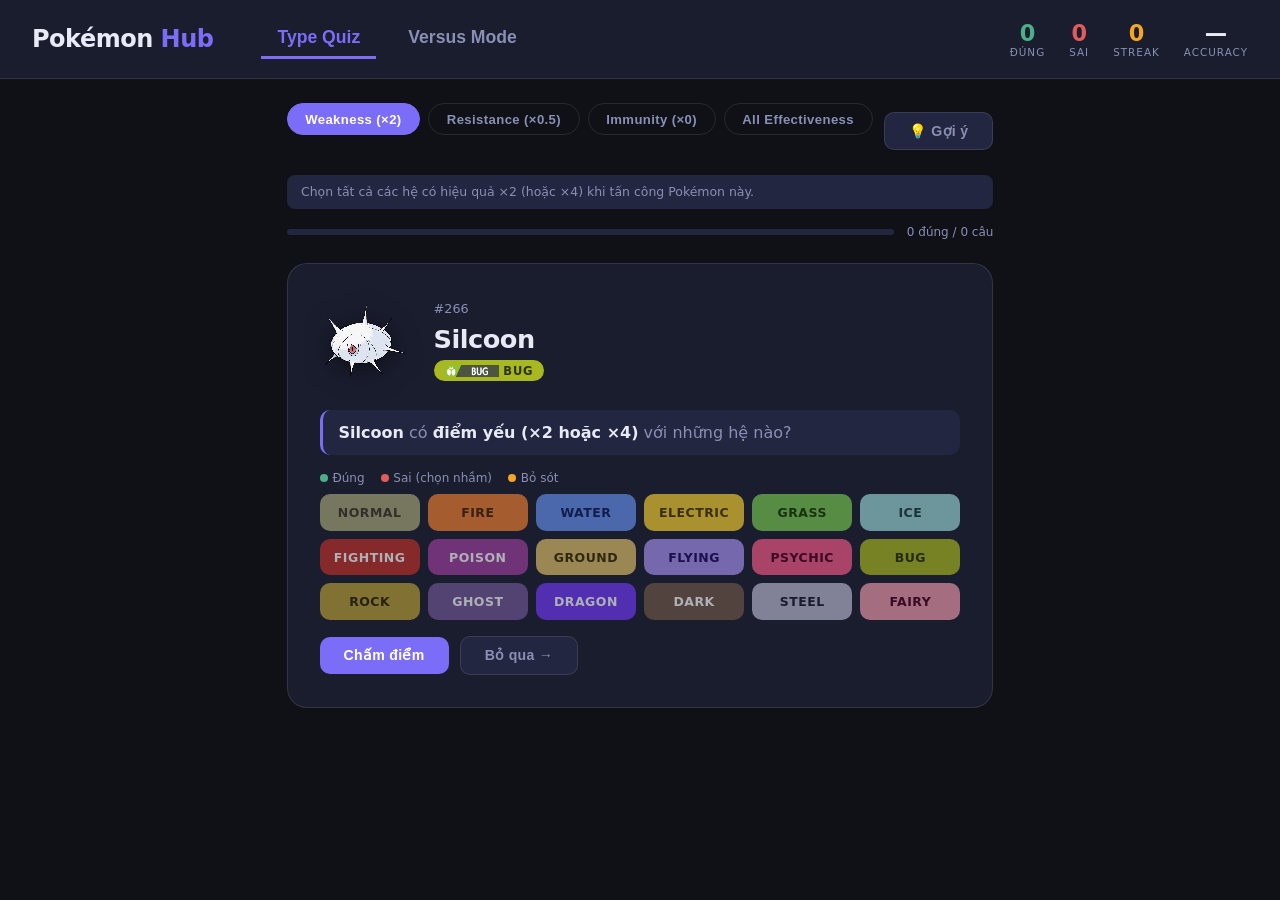
<file: index.html>
<!DOCTYPE html>
<html lang="vi">
<head>
    <meta charset="UTF-8">
    <meta name="viewport" content="width=device-width, initial-scale=1.0">
    <title>Pokémon Hub</title>
    <link rel="stylesheet" href="css/style.css?v=2">
</head>
<body>
    <header>
        <div class="logo">Pokémon <span>Hub</span></div>
        <div class="tabs" style="display:flex; gap:1rem; margin-left:2rem;">
            <button class="tab-btn active" data-tab="quiz">Type Quiz</button>
            <button class="tab-btn" data-tab="versus">Versus Mode</button>
        </div>
        <div class="score-bar" id="score-bar">
            <div class="score-item"><div class="val" id="s-correct" style="color:var(--correct)">0</div><div class="lbl">Đúng</div></div>
            <div class="score-item"><div class="val" id="s-wrong" style="color:var(--wrong)">0</div><div class="lbl">Sai</div></div>
            <div class="score-item"><div class="val" id="s-streak" style="color:#f5a623">0</div><div class="lbl">Streak</div></div>
            <div class="score-item"><div class="val" id="s-acc">—</div><div class="lbl">Accuracy</div></div>
        </div>
    </header>

    <div id="tab-quiz" class="tab-content" style="display:block;">
        <main>
            <div style="margin-bottom:1rem; display:flex; gap:0.7rem; align-items:center; flex-wrap:wrap;">
                <div class="modes" id="modes">
                    <button class="mode-btn active" data-mode="weakness">Weakness (×2)</button>
                    <button class="mode-btn" data-mode="resistance">Resistance (×0.5)</button>
                    <button class="mode-btn" data-mode="immunity">Immunity (×0)</button>
                    <button class="mode-btn" data-mode="all">All Effectiveness</button>
                </div>
                <button class="btn btn-ghost" onclick="showHint()" id="hint-btn" style="margin-left:auto">💡 Gợi ý</button>
            </div>

            <div class="mode-desc" id="mode-desc"></div>

            <div class="progress-wrap">
                <div class="progress-bar">
                    <div class="progress-fill" id="progress-fill" style="width:0%"></div>
                </div>
                <div class="progress-text" id="progress-text">0 / 0</div>
            </div>

            <div class="quiz-card" id="quiz-card">
                <div class="pokemon-header">
                    <img class="pokemon-sprite" id="poke-sprite" src="" alt="Pokemon sprite">
                    <div class="pokemon-info">
                        <div class="pokemon-num" id="poke-num">#001</div>
                        <div class="pokemon-name" id="poke-name">Bulbasaur</div>
                        <div class="type-badges" id="poke-types"></div>
                    </div>
                </div>

                <div class="question-text" id="question-text"></div>

                <div class="legend">
                    <span><span class="dot" style="background:var(--correct)"></span>Đúng</span>
                    <span><span class="dot" style="background:var(--wrong)"></span>Sai (chọn nhầm)</span>
                    <span><span class="dot" style="background:#f5a623"></span>Bỏ sót</span>
                </div>

                <div class="type-grid" id="type-grid"></div>

                <div class="eff-table" id="eff-table"></div>

                <div class="btn-row" style="margin-top:1rem">
                    <button class="btn btn-primary" id="submit-btn" onclick="submitAnswer()">Chấm điểm</button>
                    <button class="btn btn-ghost" onclick="nextPokemon()">Bỏ qua →</button>
                    <button class="btn btn-ghost" id="next-btn" onclick="nextPokemon()"
                        style="display:none; background:var(--accent); color:#fff">Tiếp theo →</button>
                </div>

                <div class="feedback" id="feedback"></div>
            </div>
        </main>
    </div>

    <div id="tab-versus" class="tab-content" style="display:none; width: 100%; max-width: 900px; padding: 1.5rem 1rem 4rem; margin: 0 auto;">
        <!-- Versus mode will be rendered here -->
    </div>

    <script src="js/data.js?v=2"></script>
    <script src="js/quiz.js?v=3"></script>
    <script src="js/versus.js?v=3"></script>
    <script src="js/app.js?v=2"></script>
</body>
</html>
</file>
<file: css/style.css>
:root {
            --bg: #0f1117;
            --surface: #1a1d2e;
            --surface2: #232640;
            --border: rgba(255, 255, 255, 0.1);
            --text: #e8eaf6;
            --muted: #8a8fb5;
            --accent: #7c6df8;
            --correct: #4caf88;
            --wrong: #e25c5c;
        }

        * {
            box-sizing: border-box;
            margin: 0;
            padding: 0;
        }

        body {
            background: var(--bg);
            color: var(--text);
            font-family: 'Segoe UI', system-ui, sans-serif;
            min-height: 100vh;
            display: flex;
            flex-direction: column;
            align-items: center;
        }

        header {
            width: 100%;
            padding: 1.2rem 2rem;
            background: var(--surface);
            border-bottom: 1px solid var(--border);
            display: flex;
            align-items: center;
            gap: 1rem;
        }

        header .logo {
            font-size: 1.5rem;
            font-weight: 800;
            letter-spacing: -0.5px;
        }

        header .logo span {
            color: var(--accent);
        }

        .score-bar {
            margin-left: auto;
            display: flex;
            gap: 1.5rem;
            align-items: center;
        }

        .score-item {
            text-align: center;
        }

        .score-item .val {
            font-size: 1.4rem;
            font-weight: 700;
        }

        .score-item .lbl {
            font-size: 0.65rem;
            color: var(--muted);
            text-transform: uppercase;
            letter-spacing: 1px;
        }

        main {
            width: 100%;
            max-width: 900px;
            padding: 1.5rem 1rem 4rem;
        }

        /* Mode Selector */
        .modes {
            display: flex;
            gap: 0.5rem;
            flex-wrap: wrap;
            margin-bottom: 1.5rem;
        }

        .mode-btn {
            padding: 0.45rem 1.1rem;
            border-radius: 999px;
            border: 1.5px solid var(--border);
            background: transparent;
            color: var(--muted);
            font-size: 0.82rem;
            font-weight: 600;
            cursor: pointer;
            transition: all 0.15s;
            letter-spacing: 0.4px;
        }

        .mode-btn:hover {
            border-color: var(--accent);
            color: var(--accent);
        }

        .mode-btn.active {
            background: var(--accent);
            border-color: var(--accent);
            color: #fff;
        }

        /* Pokemon Card */
        .quiz-card {
            background: var(--surface);
            border-radius: 20px;
            border: 1px solid var(--border);
            padding: 2rem;
            margin-bottom: 1.5rem;
        }

        .pokemon-header {
            display: flex;
            align-items: center;
            gap: 1.5rem;
            margin-bottom: 1.5rem;
        }

        .pokemon-sprite {
            width: 90px;
            height: 90px;
            image-rendering: pixelated;
            filter: drop-shadow(0 4px 12px rgba(0, 0, 0, 0.5));
        }

        .pokemon-info {
            flex: 1;
        }

        .pokemon-name {
            font-size: 1.6rem;
            font-weight: 800;
            text-transform: capitalize;
            letter-spacing: -0.5px;
        }

        .pokemon-num {
            font-size: 0.8rem;
            color: var(--muted);
            margin-bottom: 0.5rem;
        }

        .type-badges {
            display: flex;
            gap: 0.4rem;
            flex-wrap: wrap;
            margin-top: 0.4rem;
        }

        .type-badge {
            padding: 0.2rem 0.7rem;
            border-radius: 999px;
            font-size: 0.72rem;
            font-weight: 700;
            text-transform: uppercase;
            letter-spacing: 0.8px;
        }

        .question-text {
            font-size: 1rem;
            color: var(--muted);
            margin-bottom: 1rem;
            padding: 0.8rem 1rem;
            background: var(--surface2);
            border-radius: 10px;
            border-left: 3px solid var(--accent);
        }

        .question-text strong {
            color: var(--text);
        }

        /* Type Grid */
        .type-grid {
            display: grid;
            grid-template-columns: repeat(auto-fill, minmax(95px, 1fr));
            gap: 0.5rem;
            margin-bottom: 1rem;
        }

        .type-check {
            position: relative;
            cursor: pointer;
        }

        .type-check input {
            position: absolute;
            opacity: 0;
            width: 0;
            height: 0;
        }

        .type-label {
            display: flex;
            align-items: center;
            justify-content: center;
            gap: 0.35rem;
            padding: 0.55rem 0.5rem;
            border-radius: 10px;
            border: 2px solid transparent;
            font-size: 0.78rem;
            font-weight: 700;
            text-transform: uppercase;
            letter-spacing: 0.5px;
            cursor: pointer;
            transition: all 0.12s;
            user-select: none;
            opacity: 0.65;
        }

        .type-check input:checked+.type-label {
            border-color: #fff;
            opacity: 1;
            transform: scale(1.04);
            box-shadow: 0 0 0 3px rgba(255, 255, 255, 0.15);
        }

        .type-label:hover {
            opacity: 0.9;
        }

        /* Result overlay on labels */
        .type-label.result-correct {
            border-color: var(--correct) !important;
            box-shadow: 0 0 0 3px rgba(76, 175, 136, 0.35) !important;
            opacity: 1 !important;
        }

        .type-label.result-wrong {
            border-color: var(--wrong) !important;
            box-shadow: 0 0 0 3px rgba(226, 92, 92, 0.35) !important;
            opacity: 1 !important;
        }

        .type-label.result-missed {
            border-color: #f5a623 !important;
            box-shadow: 0 0 0 3px rgba(245, 166, 35, 0.35) !important;
            opacity: 1 !important;
        }

        /* Buttons */
        .btn-row {
            display: flex;
            gap: 0.7rem;
            align-items: center;
            flex-wrap: wrap;
        }

        .btn {
            padding: 0.65rem 1.5rem;
            border-radius: 10px;
            border: none;
            font-size: 0.88rem;
            font-weight: 700;
            cursor: pointer;
            transition: all 0.12s;
            letter-spacing: 0.3px;
        }

        .btn-primary {
            background: var(--accent);
            color: #fff;
        }

        .btn-primary:hover {
            background: #6a5ce8;
            transform: translateY(-1px);
        }

        .btn-ghost {
            background: var(--surface2);
            color: var(--muted);
            border: 1px solid var(--border);
        }

        .btn-ghost:hover {
            color: var(--text);
            border-color: var(--muted);
        }

        /* Feedback */
        .feedback {
            display: none;
            padding: 1rem 1.2rem;
            border-radius: 12px;
            font-size: 0.88rem;
            margin-top: 1rem;
            line-height: 1.6;
        }

        .feedback.show {
            display: block;
        }

        .feedback.correct {
            background: rgba(76, 175, 136, 0.12);
            border: 1px solid rgba(76, 175, 136, 0.35);
        }

        .feedback.partial {
            background: rgba(245, 166, 35, 0.12);
            border: 1px solid rgba(245, 166, 35, 0.35);
        }

        .feedback.wrong {
            background: rgba(226, 92, 92, 0.12);
            border: 1px solid rgba(226, 92, 92, 0.35);
        }

        .feedback .result-headline {
            font-size: 1rem;
            font-weight: 700;
            margin-bottom: 0.4rem;
        }

        /* Legend */
        .legend {
            display: flex;
            gap: 1rem;
            flex-wrap: wrap;
            font-size: 0.75rem;
            color: var(--muted);
            margin-bottom: 0.6rem;
        }

        .legend span {
            display: flex;
            align-items: center;
            gap: 0.3rem;
        }

        .dot {
            width: 8px;
            height: 8px;
            border-radius: 50%;
            display: inline-block;
        }

        /* Progress */
        .progress-wrap {
            display: flex;
            align-items: center;
            gap: 0.8rem;
            margin-bottom: 1.5rem;
        }

        .progress-bar {
            flex: 1;
            height: 6px;
            background: var(--surface2);
            border-radius: 999px;
            overflow: hidden;
        }

        .progress-fill {
            height: 100%;
            background: var(--accent);
            border-radius: 999px;
            transition: width 0.3s;
        }

        .progress-text {
            font-size: 0.75rem;
            color: var(--muted);
            white-space: nowrap;
        }

        /* Effectiveness hint table */
        .eff-table {
            font-size: 0.78rem;
            color: var(--muted);
            margin-top: 0.8rem;
            display: none;
        }

        .eff-table.show {
            display: block;
        }

        .eff-row {
            display: flex;
            align-items: center;
            gap: 0.5rem;
            padding: 0.2rem 0;
        }

        .eff-mult {
            font-weight: 700;
            min-width: 38px;
            text-align: right;
            font-size: 0.85rem;
        }

        .eff-types {
            display: flex;
            gap: 0.3rem;
            flex-wrap: wrap;
        }

        /* Mode description */
        .mode-desc {
            font-size: 0.78rem;
            color: var(--muted);
            margin-bottom: 1rem;
            padding: 0.6rem 0.9rem;
            background: var(--surface2);
            border-radius: 8px;
        }

        /* Tabs */
        .tab-btn {
            background: transparent;
            color: var(--muted);
            border: none;
            font-size: 1.1rem;
            font-weight: 700;
            cursor: pointer;
            padding: 0.5rem 1rem;
            transition: all 0.2s;
            border-bottom: 3px solid transparent;
        }
        .tab-btn:hover {
            color: var(--text);
        }
        .tab-btn.active {
            color: var(--accent);
            border-bottom-color: var(--accent);
        }
</file>
